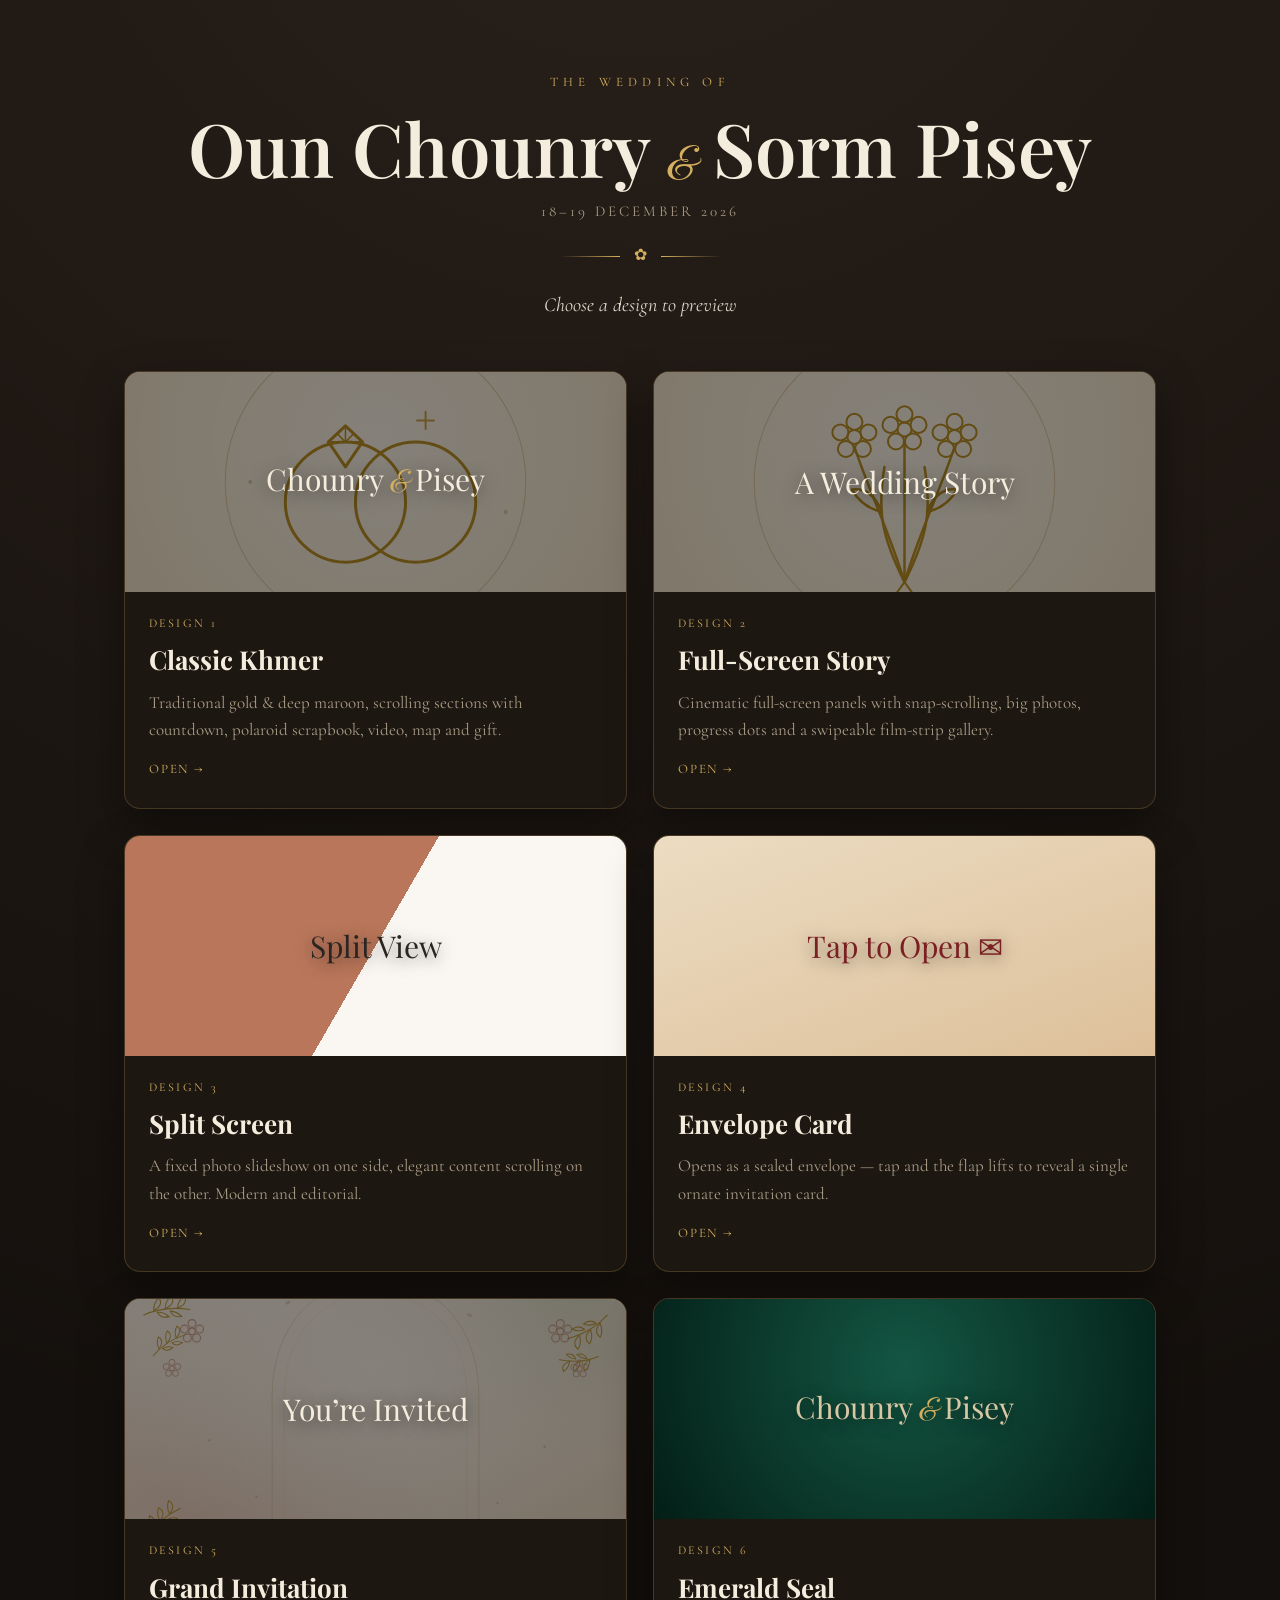
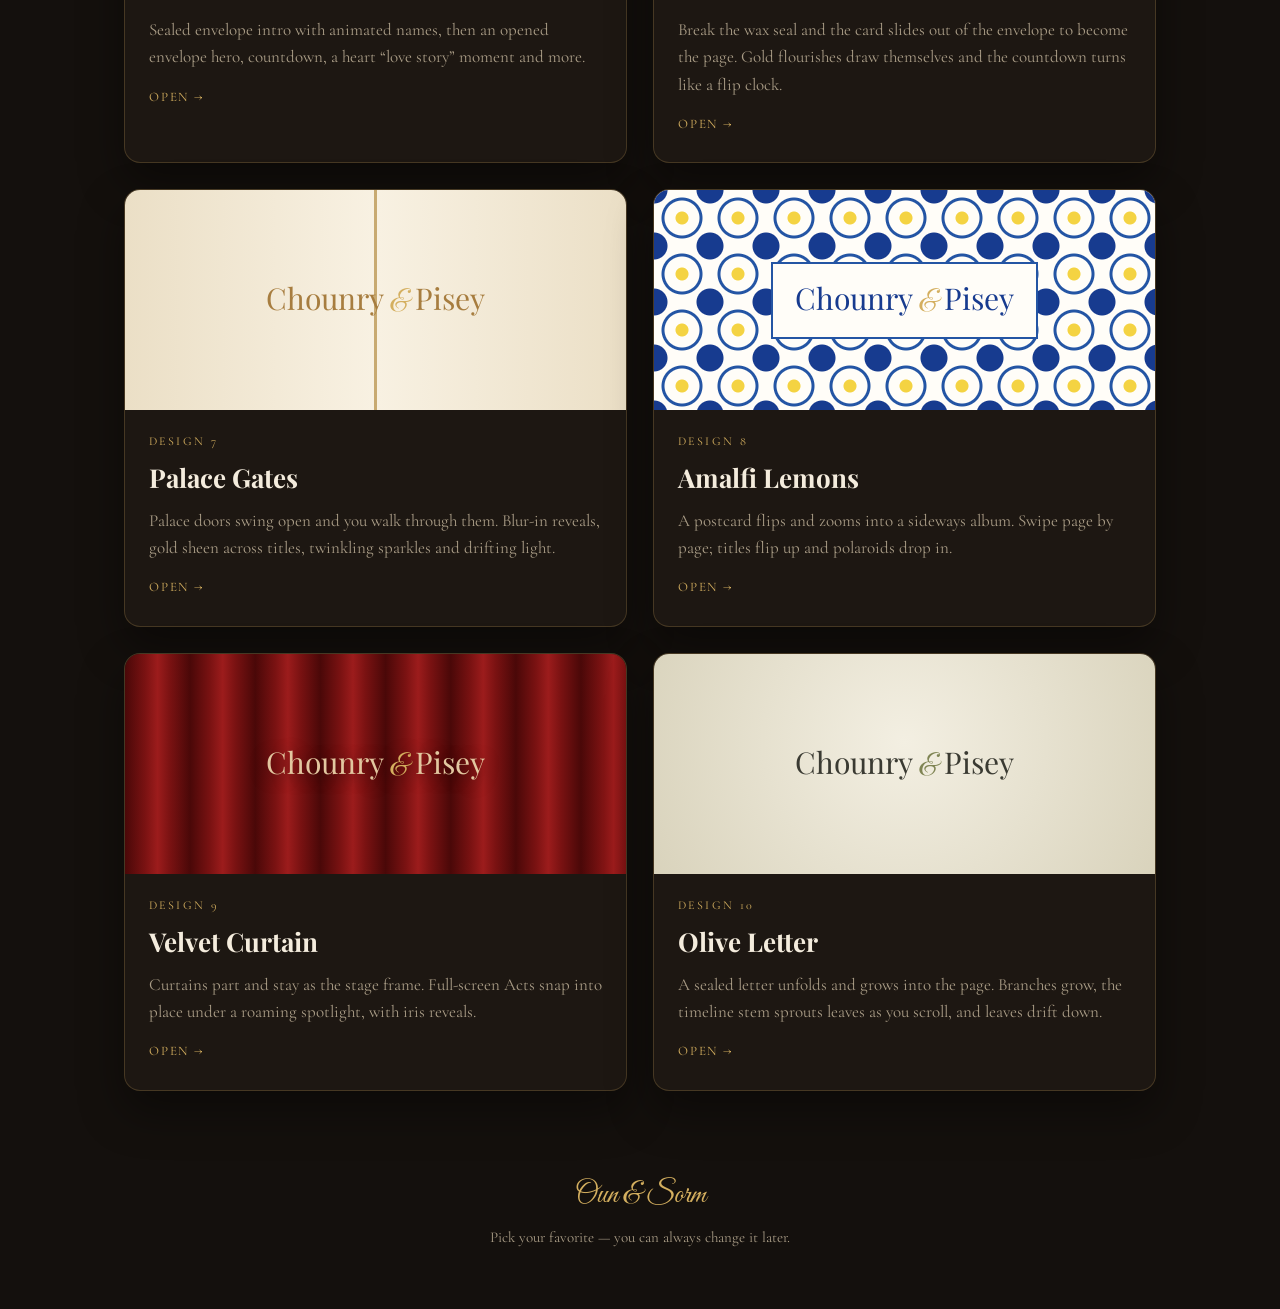
<file: index.html>
<!DOCTYPE html>
<html lang="en">
<head>
<meta charset="UTF-8" />
<meta name="viewport" content="width=device-width, initial-scale=1.0" />
<title>Chounry &amp; Pisey — Choose a Design</title>
<meta name="description" content="Preview the wedding invitation designs for Oun Chounry &amp; Sorm Pisey." />
<link rel="preconnect" href="https://fonts.googleapis.com">
<link rel="preconnect" href="https://fonts.gstatic.com" crossorigin>
<link href="https://fonts.googleapis.com/css2?family=Great+Vibes&family=Playfair+Display:wght@500;600;700&family=Cormorant+Garamond:wght@400;500;600&display=swap" rel="stylesheet">
<style>
  :root {
    --bg: #14100d;
    --bg-2: #1d1712;
    --gold: #d4af5f;
    --gold-deep: #b8901f;
    --cream: #f4ecdd;
    --muted: #a99c86;
    --ease: cubic-bezier(0.22, 1, 0.36, 1);
    --font-script: "Great Vibes", cursive;
    --font-heading: "Playfair Display", Georgia, serif;
    --font-body: "Cormorant Garamond", Georgia, serif;
  }
  * { margin: 0; padding: 0; box-sizing: border-box; }
  body {
    font-family: var(--font-body);
    background: radial-gradient(circle at 50% -10%, #2a211a 0%, var(--bg) 55%);
    color: var(--cream);
    min-height: 100vh;
    line-height: 1.6;
  }
  a { color: inherit; text-decoration: none; }

  .hub-head { text-align: center; padding: 72px 24px 20px; }
  .hub-head .kicker { font-size: 13px; letter-spacing: 0.4em; text-transform: uppercase; color: var(--gold); }
  .hub-head .names {
    font-family: var(--font-heading);
    font-size: clamp(38px, 7vw, 74px);
    font-weight: 600;
    margin: 14px 0 6px;
    line-height: 1.1;
  }
  .hub-head .names .amp { font-family: var(--font-script); font-weight: 400; color: var(--gold); font-size: 0.62em; }
  .hub-head .date { letter-spacing: 0.2em; text-transform: uppercase; font-size: 15px; color: var(--muted); }
  .hub-head .prompt { margin-top: 20px; font-style: italic; font-size: 20px; color: var(--cream); opacity: 0.9; }
  .ornament { display: flex; align-items: center; justify-content: center; gap: 14px; margin: 20px 0 6px; }
  .ornament::before, .ornament::after { content: ""; width: 60px; height: 1px; background: linear-gradient(90deg, transparent, var(--gold)); }
  .ornament::after { background: linear-gradient(90deg, var(--gold), transparent); }
  .ornament span { color: var(--gold); }

  .grid {
    max-width: 1080px;
    margin: 30px auto 80px;
    padding: 0 24px;
    display: grid;
    grid-template-columns: repeat(2, 1fr);
    gap: 26px;
  }
  .design-card {
    display: block;
    border-radius: 16px;
    overflow: hidden;
    background: var(--bg-2);
    border: 1px solid rgba(212,175,95,0.22);
    box-shadow: 0 20px 45px rgba(0,0,0,0.4);
    transition: transform 0.5s var(--ease), box-shadow 0.5s var(--ease), border-color 0.5s;
    position: relative;
  }
  .design-card:hover {
    transform: translateY(-8px);
    border-color: rgba(212,175,95,0.6);
    box-shadow: 0 30px 60px rgba(0,0,0,0.55);
  }
  .dc-preview {
    height: 220px;
    position: relative;
    overflow: hidden;
    display: flex; align-items: center; justify-content: center;
    text-align: center;
  }
  .dc-preview .mini {
    font-family: var(--font-heading);
    font-size: 30px;
    z-index: 2;
    text-shadow: 0 3px 16px rgba(0,0,0,0.5);
  }
  .dc-preview .mini .amp { font-family: var(--font-script); color: var(--gold); }
  .dc-photo { position: absolute; inset: 0; background-size: cover; background-position: center; }
  .dc-photo::after { content: ""; position: absolute; inset: 0; background: rgba(15,11,8,0.5); }

  /* preview flavors */
  .pv-classic { background: linear-gradient(135deg, #8a2529, #4a1216); }
  .pv-classic .mini { color: #f4ecdd; }
  .pv-story  { color: #f4ecdd; }
  .pv-split  { background: linear-gradient(120deg, #b9765a 0 50%, #faf7f2 50% 100%); }
  .pv-split .mini { color: #2a2521; }
  .pv-card   { background: linear-gradient(160deg, #ecdcc2, #ddc09a); }
  .pv-card .mini { color: #7a1f22; }
  .pv-invite .mini { color: #f4ecdd; }
  .pv-emerald { background: radial-gradient(circle at 50% 30%, #145643, #031e16); }
  .pv-emerald .mini { color: #d8c7a5; }
  .pv-palace { background: linear-gradient(90deg, #ebdfc6, #f8f1e2 49.6%, #c8aa71 49.8% 50.2%, #f8f1e2 50.4%, #ebdfc6); }
  .pv-palace .mini { color: #a77d3f; text-shadow: none; }
  .pv-amalfi {
    background-color: #fffdf8;
    background-image:
      radial-gradient(circle at 50% 50%, #f4d342 0 6px, transparent 7px),
      radial-gradient(circle at 50% 50%, transparent 0 17px, #2455a4 18px 20px, transparent 21px),
      radial-gradient(circle at 0 0, #173b8f 0 13px, transparent 14px),
      radial-gradient(circle at 100% 0, #173b8f 0 13px, transparent 14px),
      radial-gradient(circle at 0 100%, #173b8f 0 13px, transparent 14px),
      radial-gradient(circle at 100% 100%, #173b8f 0 13px, transparent 14px);
    background-size: 56px 56px;
  }
  .pv-amalfi .mini { color: #173b8f; background: #fffdf8; padding: 10px 22px; border: 2px solid #2455a4; text-shadow: none; }
  .pv-velvet { background: repeating-linear-gradient(90deg, #4a0808 0, #7a1212 4%, #9c1c1c 6.5%, #7a1212 9%, #4a0808 13%); }
  .pv-velvet .mini { color: #e2c7a0; }
  .pv-olive { background: radial-gradient(circle at 50% 40%, #f3efe2, #d9d3bc); }
  .pv-olive .mini { color: #3a3a32; text-shadow: none; }
  .pv-olive .mini .amp { color: #7f8453; }

  .dc-body { padding: 22px 24px 26px; }
  .dc-tag { font-size: 12px; letter-spacing: 0.2em; text-transform: uppercase; color: var(--gold); }
  .dc-title { font-family: var(--font-heading); font-size: 26px; margin: 6px 0 8px; }
  .dc-desc { color: var(--muted); font-size: 17px; }
  .dc-open {
    display: inline-block; margin-top: 16px;
    font-size: 13px; letter-spacing: 0.14em; text-transform: uppercase; color: var(--gold);
  }
  .dc-open::after { content: " \2192"; }

  .hub-foot { text-align: center; padding: 0 24px 60px; color: var(--muted); font-size: 15px; }
  .hub-foot .script { font-family: var(--font-script); font-size: 30px; color: var(--gold); display: block; margin-bottom: 6px; }

  @media (max-width: 720px) {
    .grid { grid-template-columns: 1fr; }
  }
</style>
</head>
<body>

<header class="hub-head">
  <p class="kicker">The Wedding of</p>
  <h1 class="names">Oun Chounry <span class="amp">&amp;</span> Sorm Pisey</h1>
  <p class="date">18&ndash;19 December 2026</p>
  <div class="ornament"><span>&#10047;</span></div>
  <p class="prompt">Choose a design to preview</p>
</header>

<main class="grid">
  <!-- Classic -->
  <a class="design-card" href="classic.html">
    <div class="dc-preview pv-classic">
      <div class="dc-photo" style="background-image:url('assets/photos/photo-1.svg')"></div>
      <div class="mini">Chounry <span class="amp">&amp;</span> Pisey</div>
    </div>
    <div class="dc-body">
      <p class="dc-tag">Design 1</p>
      <h2 class="dc-title">Classic Khmer</h2>
      <p class="dc-desc">Traditional gold &amp; deep maroon, scrolling sections with countdown, polaroid scrapbook, video, map and gift.</p>
      <span class="dc-open">Open</span>
    </div>
  </a>

  <!-- Story scroll -->
  <a class="design-card" href="story.html">
    <div class="dc-preview pv-story">
      <div class="dc-photo" style="background-image:url('assets/photos/photo-2.svg')"></div>
      <div class="mini">A Wedding Story</div>
    </div>
    <div class="dc-body">
      <p class="dc-tag">Design 2</p>
      <h2 class="dc-title">Full-Screen Story</h2>
      <p class="dc-desc">Cinematic full-screen panels with snap-scrolling, big photos, progress dots and a swipeable film-strip gallery.</p>
      <span class="dc-open">Open</span>
    </div>
  </a>

  <!-- Split screen -->
  <a class="design-card" href="split.html">
    <div class="dc-preview pv-split">
      <div class="mini">Split View</div>
    </div>
    <div class="dc-body">
      <p class="dc-tag">Design 3</p>
      <h2 class="dc-title">Split Screen</h2>
      <p class="dc-desc">A fixed photo slideshow on one side, elegant content scrolling on the other. Modern and editorial.</p>
      <span class="dc-open">Open</span>
    </div>
  </a>

  <!-- Envelope card -->
  <a class="design-card" href="card.html">
    <div class="dc-preview pv-card">
      <div class="mini">Tap to Open &#9993;</div>
    </div>
    <div class="dc-body">
      <p class="dc-tag">Design 4</p>
      <h2 class="dc-title">Envelope Card</h2>
      <p class="dc-desc">Opens as a sealed envelope &mdash; tap and the flap lifts to reveal a single ornate invitation card.</p>
      <span class="dc-open">Open</span>
    </div>
  </a>

  <!-- Grand invitation -->
  <a class="design-card" href="invite.html">
    <div class="dc-preview pv-invite">
      <div class="dc-photo" style="background-image:url('assets/photos/hero-bg.svg')"></div>
      <div class="mini">You&rsquo;re Invited</div>
    </div>
    <div class="dc-body">
      <p class="dc-tag">Design 5</p>
      <h2 class="dc-title">Grand Invitation</h2>
      <p class="dc-desc">Sealed envelope intro with animated names, then an opened envelope hero, countdown, a heart &ldquo;love story&rdquo; moment and more.</p>
      <span class="dc-open">Open</span>
    </div>
  </a>

  <!-- Emerald seal -->
  <a class="design-card" href="emerald.html">
    <div class="dc-preview pv-emerald">
      <div class="mini">Chounry <span class="amp">&amp;</span> Pisey</div>
    </div>
    <div class="dc-body">
      <p class="dc-tag">Design 6</p>
      <h2 class="dc-title">Emerald Seal</h2>
      <p class="dc-desc">Break the wax seal and the card slides out of the envelope to become the page. Gold flourishes draw themselves and the countdown turns like a flip clock.</p>
      <span class="dc-open">Open</span>
    </div>
  </a>

  <!-- Palace gates -->
  <a class="design-card" href="palace.html">
    <div class="dc-preview pv-palace">
      <div class="mini">Chounry <span class="amp">&amp;</span> Pisey</div>
    </div>
    <div class="dc-body">
      <p class="dc-tag">Design 7</p>
      <h2 class="dc-title">Palace Gates</h2>
      <p class="dc-desc">Palace doors swing open and you walk through them. Blur-in reveals, gold sheen across titles, twinkling sparkles and drifting light.</p>
      <span class="dc-open">Open</span>
    </div>
  </a>

  <!-- Amalfi lemons -->
  <a class="design-card" href="amalfi.html">
    <div class="dc-preview pv-amalfi">
      <div class="mini">Chounry <span class="amp">&amp;</span> Pisey</div>
    </div>
    <div class="dc-body">
      <p class="dc-tag">Design 8</p>
      <h2 class="dc-title">Amalfi Lemons</h2>
      <p class="dc-desc">A postcard flips and zooms into a sideways album. Swipe page by page; titles flip up and polaroids drop in.</p>
      <span class="dc-open">Open</span>
    </div>
  </a>

  <!-- Velvet curtain -->
  <a class="design-card" href="velvet.html">
    <div class="dc-preview pv-velvet">
      <div class="mini">Chounry <span class="amp">&amp;</span> Pisey</div>
    </div>
    <div class="dc-body">
      <p class="dc-tag">Design 9</p>
      <h2 class="dc-title">Velvet Curtain</h2>
      <p class="dc-desc">Curtains part and stay as the stage frame. Full-screen Acts snap into place under a roaming spotlight, with iris reveals.</p>
      <span class="dc-open">Open</span>
    </div>
  </a>

  <!-- Olive letter -->
  <a class="design-card" href="olive.html">
    <div class="dc-preview pv-olive">
      <div class="mini">Chounry <span class="amp">&amp;</span> Pisey</div>
    </div>
    <div class="dc-body">
      <p class="dc-tag">Design 10</p>
      <h2 class="dc-title">Olive Letter</h2>
      <p class="dc-desc">A sealed letter unfolds and grows into the page. Branches grow, the timeline stem sprouts leaves as you scroll, and leaves drift down.</p>
      <span class="dc-open">Open</span>
    </div>
  </a>
</main>

<footer class="hub-foot">
  <span class="script">Oun &amp; Sorm</span>
  Pick your favorite &mdash; you can always change it later.
</footer>

</body>
</html>
</file>
